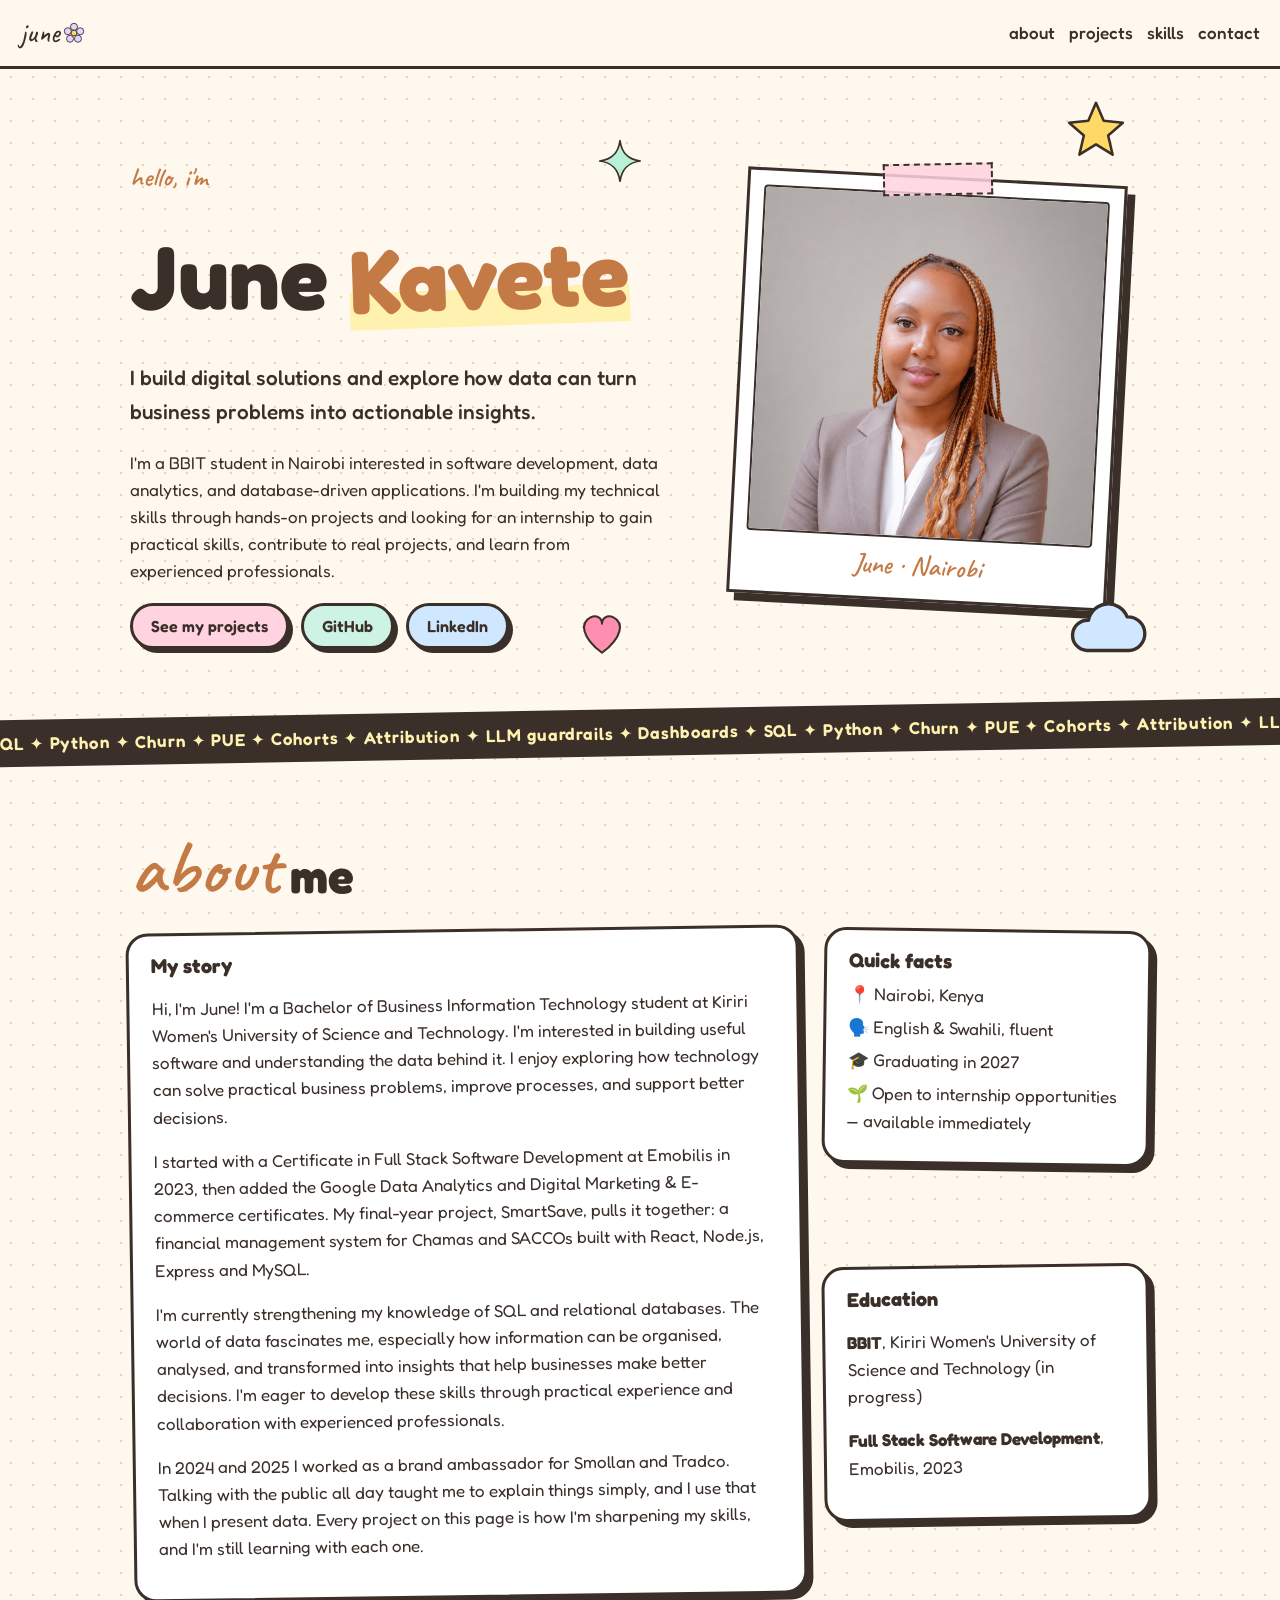
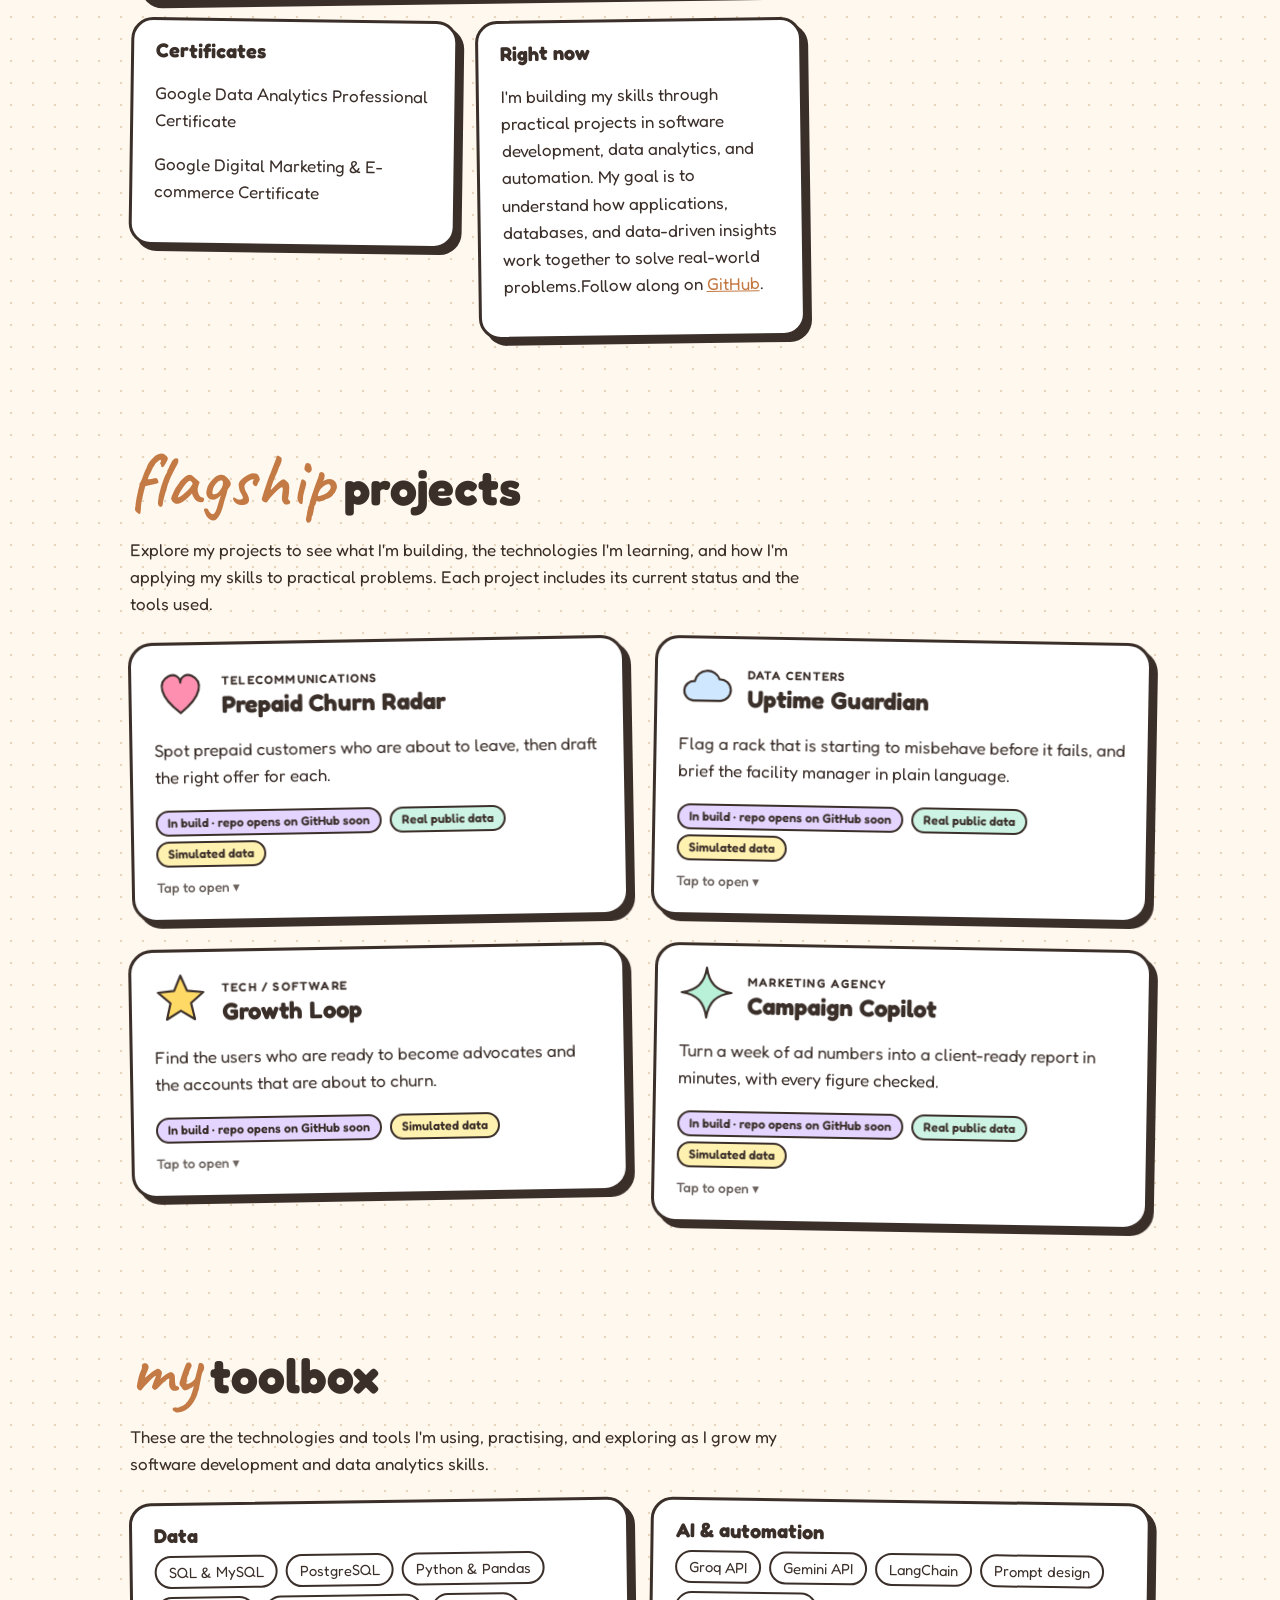
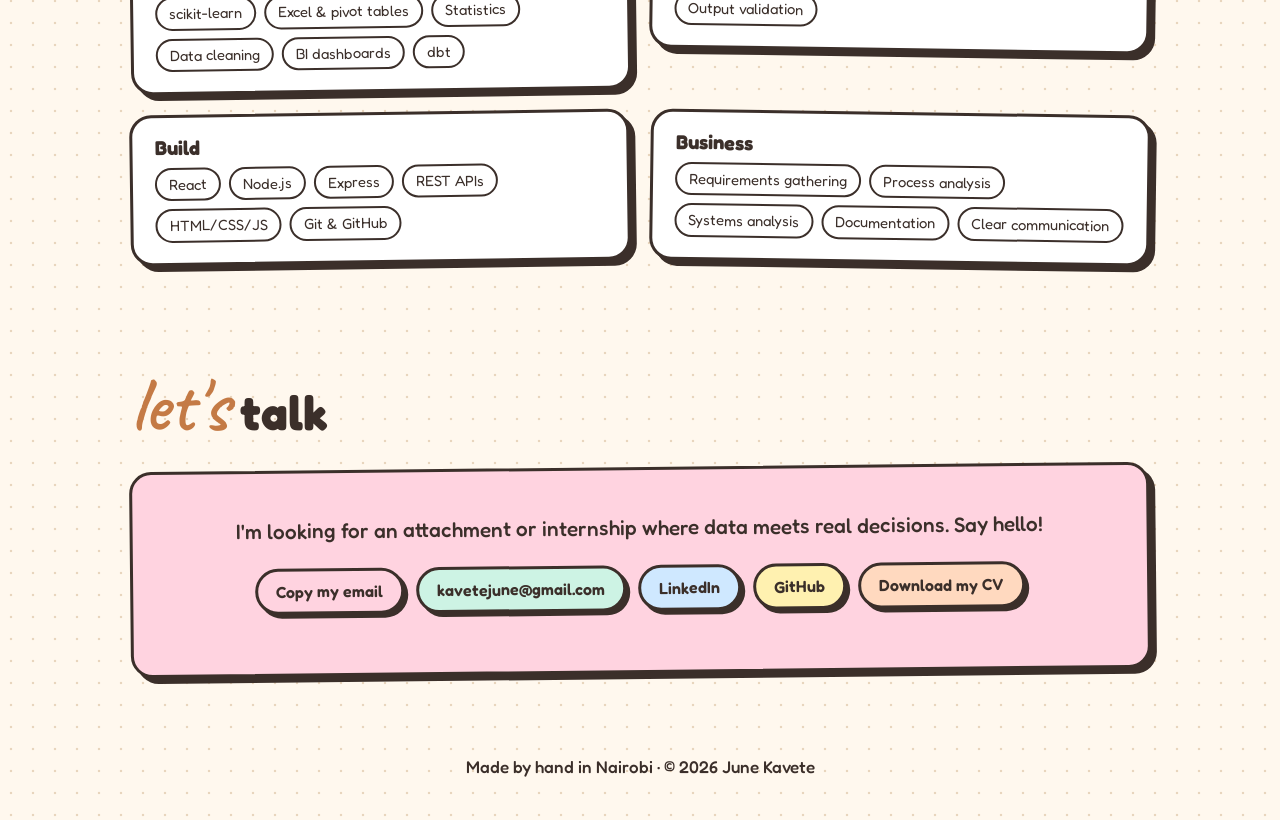
<file: index.html>
<!DOCTYPE html>
<html lang="en">
<head>
<meta charset="utf-8">
<meta name="viewport" content="width=device-width, initial-scale=1">
<title>June Kavete | Software Development &amp; Data Analytics</title>
<meta name="description" content="June Kavete is a BBIT student interested in software development, data analytics, databases, and building technology solutions to solve business problems.">
<link rel="icon" href="favicon.png">
<link rel="preconnect" href="https://fonts.googleapis.com">
<link rel="preconnect" href="https://fonts.gstatic.com" crossorigin>
<link href="https://fonts.googleapis.com/css2?family=Caveat:wght@600&family=Fredoka:wght@400;500;600&display=swap" rel="stylesheet">
<link rel="stylesheet" href="style.css">
</head>
<body>
<nav class="nav"><a class="logo" href="#top">june<img src="flower.svg" alt="" width="22" height="22"></a>
<div><a href="#about">about</a><a href="#projects">projects</a><a href="#skills">skills</a><a href="#contact">contact</a></div></nav>

<header class="hero" id="top">
  <div class="hero-text">
    <p class="hand">hello, i'm</p>
    <h1>June <span>Kavete</span></h1>
    <p class="lead">I build digital solutions and explore how data can turn business problems into actionable insights.</p>
    <p>I'm a BBIT student in Nairobi interested in software development, data analytics, and database-driven applications. I'm building my technical skills through hands-on projects and looking for an internship to gain practical skills, contribute to real projects, and learn from experienced professionals.</p>
    <div class="btns">
      <a class="btn pink" href="#projects">See my projects</a>
      <a class="btn mint" href="https://github.com/Junekavete82" target="_blank" rel="noopener">GitHub</a>
      <a class="btn sky" href="https://www.linkedin.com/in/junekavete/" target="_blank" rel="noopener">LinkedIn</a>
    </div>
  </div>
  <figure class="polaroid"><span class="tape"></span>
    <img src="june.jpg" alt="Portrait of June Kavete in a taupe blazer and white blouse with copper braids" width="450" height="450">
    <figcaption class="hand">June · Nairobi</figcaption></figure>
  <img class="stk s1" src="star.svg" alt=""><img class="stk s2" src="heart.svg" alt="">
  <img class="stk s3" src="sparkle.svg" alt=""><img class="stk s4" src="cloud.svg" alt="">
</header>

<div class="ribbon" aria-hidden="true"><div>SQL ✦ Python ✦ Churn ✦ PUE ✦ Cohorts ✦ Attribution ✦ LLM guardrails ✦ Dashboards ✦ SQL ✦ Python ✦ Churn ✦ PUE ✦ Cohorts ✦ Attribution ✦ LLM guardrails ✦ Dashboards ✦</div></div>

<main>
<section id="about"><h2><span class="hand">about</span> me</h2>
<div class="bento">
  <article class="card b-wide lilac"><h3>My story</h3>
    <p>Hi, I'm June! I'm a Bachelor of Business Information Technology student at Kiriri Women's University of Science and Technology. I'm interested in building useful software and understanding the data behind it. I enjoy exploring how technology can solve practical business problems, improve processes, and support better decisions.</p>
    <p>I started with a Certificate in Full Stack Software Development at Emobilis in 2023, then added the Google Data Analytics and Digital Marketing &amp; E-commerce certificates. My final-year project, SmartSave, pulls it together: a financial management system for Chamas and SACCOs built with React, Node.js, Express and MySQL.</p>
    <p>I'm currently strengthening my knowledge of SQL and relational databases. The world of data fascinates me, especially how information can be organised, analysed, and transformed into insights that help businesses make better decisions. I'm eager to develop these skills through practical experience and collaboration with experienced professionals.</p>
    <p>In 2024 and 2025 I worked as a brand ambassador for Smollan and Tradco. Talking with the public all day taught me to explain things simply, and I use that when I present data. Every project on this page is how I'm sharpening my skills, and I'm still learning with each one.</p></article>
  <article class="card peach"><h3>Quick facts</h3>
    <ul class="facts"><li>📍 Nairobi, Kenya</li><li>🗣️ English &amp; Swahili, fluent</li><li>🎓 Graduating in 2027</li><li>🌱 Open to internship opportunities — available immediately</li></ul></article>
  <article class="card mint"><h3>Education</h3>
    <p><b>BBIT</b>, Kiriri Women's University of Science and Technology (in progress)</p>
    <p><b>Full Stack Software Development</b>, Emobilis, 2023</p></article>
  <article class="card butter"><h3>Certificates</h3>
    <p>Google Data Analytics Professional Certificate</p><p>Google Digital Marketing &amp; E-commerce Certificate</p></article>
  <article class="card sky"><h3>Right now</h3>
    <p>I'm building my skills through practical projects in software development, data analytics, and automation. My goal is to understand how applications, databases, and data-driven insights work together to solve real-world problems.Follow along on <a href="https://github.com/Junekavete82" target="_blank" rel="noopener">GitHub</a>.</p></article>
</div></section>

<section id="projects"><h2><span class="hand">flagship</span> projects</h2>
<p class="sub">Explore my projects to see what I'm building, the technologies I'm learning, and how I'm applying my skills to practical problems. Each project includes its current status and the tools used.</p>
<div class="projects" id="grid"></div></section>

<section id="skills"><h2><span class="hand">my</span> toolbox</h2>
<p class="sub">These are the technologies and tools I'm using, practising, and exploring as I grow my software development and data analytics skills.</p>
<div class="bento skills">
  <article class="card pink"><h3>Data</h3><p class="chips"><span>SQL &amp; MySQL</span><span>PostgreSQL</span><span>Python &amp; Pandas</span><span>scikit-learn</span><span>Excel &amp; pivot tables</span><span>Statistics</span><span>Data cleaning</span><span>BI dashboards</span><span>dbt</span></p></article>
  <article class="card lilac"><h3>AI &amp; automation</h3><p class="chips"><span>Groq API</span><span>Gemini API</span><span>LangChain</span><span>Prompt design</span><span>Output validation</span></p></article>
  <article class="card mint"><h3>Build</h3><p class="chips"><span>React</span><span>Node.js</span><span>Express</span><span>REST APIs</span><span>HTML/CSS/JS</span><span>Git &amp; GitHub</span></p></article>
  <article class="card butter"><h3>Business</h3><p class="chips"><span>Requirements gathering</span><span>Process analysis</span><span>Systems analysis</span><span>Documentation</span><span>Clear communication</span></p></article>
</div></section>

<section id="contact"><h2><span class="hand">let's</span> talk</h2>
<article class="card envelope"><p class="lead">I'm looking for an attachment or internship where data meets real decisions. Say hello!</p>
  <div class="btns">
    <button class="btn pink" id="copy" type="button">Copy my email</button>
    <a class="btn mint" href="mailto:kavetejune@gmail.com">kavetejune@gmail.com</a>
    <a class="btn sky" href="https://www.linkedin.com/in/junekavete/" target="_blank" rel="noopener">LinkedIn</a>
    <a class="btn butter" href="https://github.com/Junekavete82" target="_blank" rel="noopener">GitHub</a>
    <a class="btn peach" href="June_Kavete_CV.pdf" download>Download my CV</a></div>
  <p class="status" id="status" role="status" aria-live="polite"></p></article></section>
</main>
<footer>Made by hand in Nairobi · © <span id="yr"></span> June Kavete</footer>
<script src="script.js"></script>
</body></html>
</file>
<file: style.css>
:root{--ink:#3b2f2a;--cream:#fff8ee;--copper:#c47a45;--pink:#ffd3e0;--lilac:#e3d5ff;--mint:#cdf3e4;--butter:#fff1b0;--sky:#cfe8ff;--peach:#ffd9bf}
*{box-sizing:border-box}
html{scroll-behavior:smooth;scroll-padding-top:70px}
body{margin:0;color:var(--ink);font:17px/1.6 Fredoka,system-ui,-apple-system,"Segoe UI",sans-serif;background:var(--cream) radial-gradient(#e8d5bd 1.4px,transparent 1.6px) 0 0/22px 22px;overflow-x:hidden}
.hand{font-family:Caveat,"Segoe Script",cursive;font-size:1.6em;color:var(--copper);font-weight:600}
h1,h2,h3{line-height:1.1;margin:0 0 .4em}
h2{font-size:clamp(2rem,5vw,3rem);margin-top:0}
a{color:var(--copper)}
.nav{position:sticky;top:0;z-index:20;display:flex;justify-content:space-between;align-items:center;padding:10px 20px;background:var(--cream);border-bottom:3px solid var(--ink)}
.nav a{margin-left:14px;color:var(--ink);text-decoration:none;font-weight:500}.nav a:hover{color:var(--copper)}
.nav .logo{font-family:Caveat,cursive;font-size:1.8rem;margin:0;display:flex;align-items:center;gap:4px}
.hero{position:relative;max-width:1060px;margin:0 auto;padding:60px 20px 40px;display:grid;grid-template-columns:1.2fr 1fr;gap:40px;align-items:center}
.hero h1{font-size:clamp(3rem,9vw,5.6rem)}.hero h1 span{color:var(--copper);display:inline-block;transform:rotate(-2deg);background:linear-gradient(transparent 62%,var(--butter) 62%)}
.lead{font-size:1.3rem;font-weight:500}
.btns{display:flex;flex-wrap:wrap;gap:12px;margin-top:18px}
.btn{font:600 1rem Fredoka,sans-serif;color:var(--ink);text-decoration:none;padding:10px 18px;border:3px solid var(--ink);border-radius:999px;box-shadow:4px 4px 0 var(--ink);cursor:pointer;transition:transform .15s,box-shadow .15s}
.btn:hover,.btn:focus-visible{transform:translate(-2px,-3px) rotate(-1.5deg);box-shadow:7px 7px 0 var(--ink);outline:none}
.pink{background:var(--pink)}.lilac{background:var(--lilac)}.mint{background:var(--mint)}.butter{background:var(--butter)}.sky{background:var(--sky)}.peach{background:var(--peach)}
.polaroid{margin:0;background:#fff;padding:14px 14px 10px;border:3px solid var(--ink);box-shadow:8px 8px 0 var(--ink);transform:rotate(3deg);position:relative;transition:transform .3s;max-width:380px;justify-self:center}
.polaroid:hover{transform:rotate(-1deg) scale(1.03)}
.polaroid img{width:100%;height:auto;display:block;border:2px solid var(--ink);border-radius:4px}
.polaroid figcaption{text-align:center;padding-top:6px}
.tape{position:absolute;top:-16px;left:50%;width:110px;height:32px;margin-left:-55px;background:rgba(255,211,224,.85);border:2px dashed var(--ink);transform:rotate(-4deg)}
.stk{position:absolute;width:64px;height:64px;transition:transform .3s;pointer-events:auto}
.stk:hover{transform:rotate(20deg) scale(1.3)}
.s1{top:30px;right:4%;animation:bob 4s ease-in-out infinite}.s2{bottom:30px;left:44%;width:52px;height:52px;animation:bob 5s ease-in-out infinite}
.s3{top:70px;left:46%;width:44px;height:44px;animation:bob 3.5s ease-in-out infinite}.s4{bottom:20px;right:2%;width:84px;height:84px;animation:bob 6s ease-in-out infinite}
@keyframes bob{50%{translate:0 -10px}}
.ribbon{background:var(--ink);color:var(--butter);overflow:hidden;white-space:nowrap;padding:10px 0;transform:rotate(-1deg);margin:20px -10px;font-weight:600;letter-spacing:.05em}
.ribbon div{display:inline-block;animation:slide 30s linear infinite}@keyframes slide{to{transform:translateX(-50%)}}
main section{max-width:1060px;margin:0 auto;padding:50px 20px}
.sub{max-width:700px;margin:-6px 0 22px}
.bento{display:grid;grid-template-columns:repeat(3,1fr);gap:20px;align-items:start}
.card{border:3px solid var(--ink);border-radius:22px;padding:20px 22px;box-shadow:6px 6px 0 var(--ink);background:#fff}
.bento .card:nth-child(odd){transform:rotate(-.8deg)}.bento .card:nth-child(even){transform:rotate(.8deg)}
.b-wide{grid-column:span 2;grid-row:span 2}
.facts{list-style:none;padding:0;margin:0}.facts li{margin:6px 0}
.chips{display:flex;flex-wrap:wrap;gap:8px;margin:0}
.chips span{background:#fff;border:2px solid var(--ink);border-radius:999px;padding:3px 12px;font-size:.92rem;transition:transform .15s}.chips span:hover{transform:scale(1.1) rotate(-3deg);background:var(--butter)}
.skills{grid-template-columns:repeat(2,1fr)}
.projects{display:grid;grid-template-columns:repeat(2,1fr);gap:26px;align-items:start}
.proj{--r:-1deg;border:3px solid var(--ink);border-radius:24px;box-shadow:6px 6px 0 var(--ink);padding:0;transform:perspective(800px) rotate(var(--r)) rotateX(var(--rx,0deg)) rotateY(var(--ry,0deg));transition:transform .2s,box-shadow .2s}
.proj:nth-child(even){--r:1deg}.proj:hover{box-shadow:10px 10px 0 var(--ink)}
.proj>button{all:unset;box-sizing:border-box;display:block;width:100%;padding:20px 22px;cursor:pointer}
.proj>button:focus-visible{outline:4px dashed var(--copper);outline-offset:-8px;border-radius:24px}
.proj .top{display:flex;gap:14px;align-items:center}.proj .top img{width:54px;height:54px;flex:none}
.proj h3{font-size:1.5rem;margin:0}
.ind{font:600 .75rem Fredoka,sans-serif;text-transform:uppercase;letter-spacing:.1em}
.pill{display:inline-block;border:2px solid var(--ink);border-radius:999px;padding:1px 10px;font-size:.78rem;font-weight:600;margin:2px 4px 2px 0}
.real{background:var(--mint)}.sim{background:var(--butter)}.stat{background:var(--lilac)}
.more{display:grid;grid-template-rows:0fr;transition:grid-template-rows .4s ease}.proj.open .more{grid-template-rows:1fr}
.more>div{overflow:hidden;padding:0 22px}.proj.open .more>div{padding-bottom:20px}
.more h4{margin:14px 0 4px;font:600 .82rem Fredoka,sans-serif;text-transform:uppercase;letter-spacing:.08em;color:var(--copper)}
.more p,.more ul{margin:0}.more ul{padding-left:20px}
.flow{display:flex;flex-wrap:wrap;gap:6px;align-items:center;font-size:.85rem;font-weight:600}.flow span{background:#fff;border:2px solid var(--ink);border-radius:10px;padding:2px 9px}
.hint{font-size:.85rem;font-weight:500;opacity:.75;margin-top:8px;display:block}
.envelope{background:var(--pink);text-align:center;transform:rotate(-.6deg)}.envelope .btns{justify-content:center}
.status{min-height:1.6em;margin:12px 0 0;font-weight:600}
footer{text-align:center;padding:30px 20px 40px;font-weight:500}
.reveal{opacity:0;translate:0 24px;transition:opacity .6s,translate .6s}.reveal.in{opacity:1;translate:0 0}
@media(max-width:820px){.hero{grid-template-columns:1fr;text-align:center;padding-top:40px}.hero .btns{justify-content:center}.bento,.skills,.projects{grid-template-columns:1fr}.b-wide{grid-column:auto;grid-row:auto}.stk{display:none}.nav a{margin-left:9px;font-size:.92rem}}
@media(prefers-reduced-motion:reduce){*{animation:none!important;transition:none!important;scroll-behavior:auto!important}.reveal{opacity:1;translate:0 0}}
</file>
